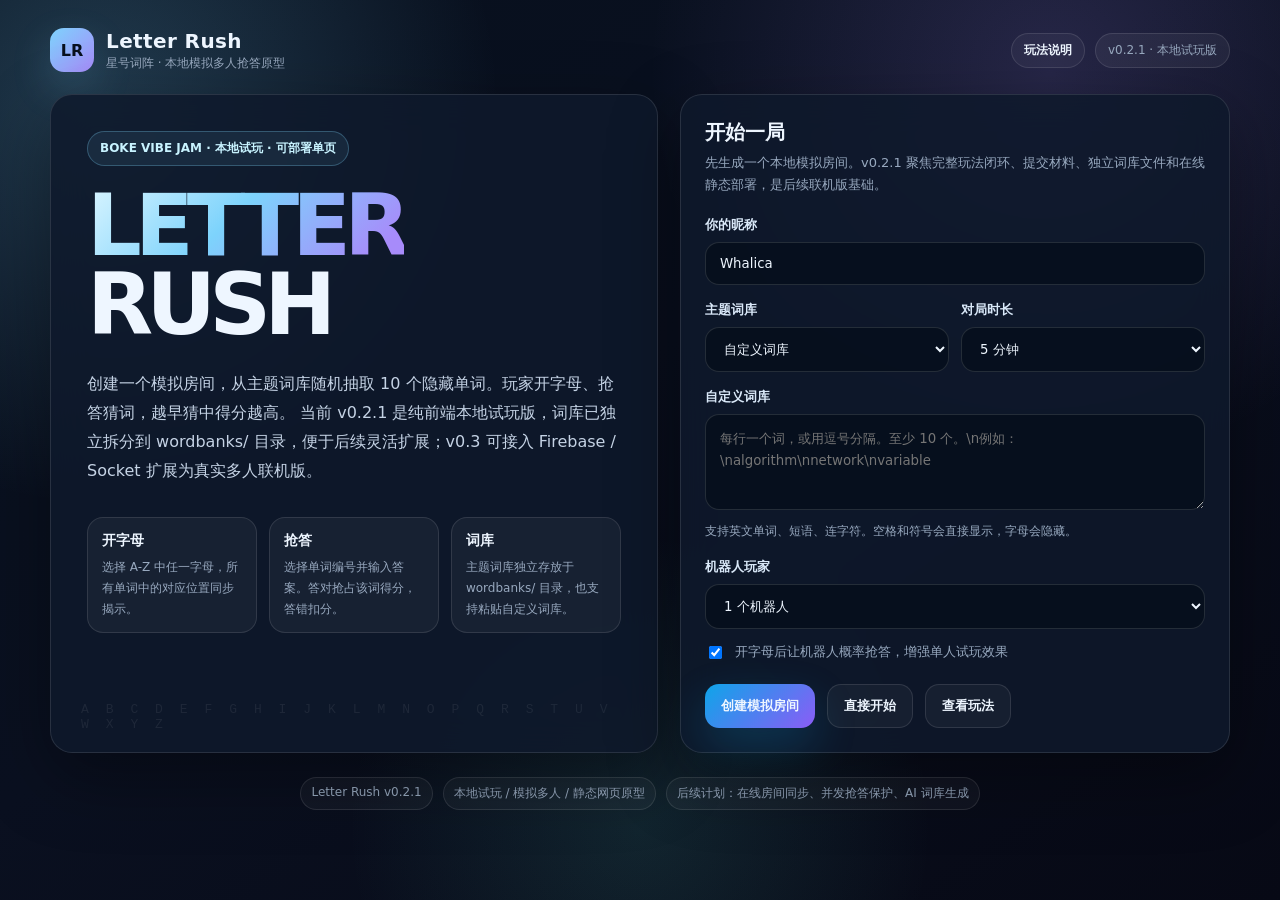
<file: index.html>
<!doctype html>
<html lang="zh-CN">
<head>
  <meta charset="UTF-8" />
  <meta name="viewport" content="width=device-width, initial-scale=1.0" />
  <title>Letter Rush：星号词阵 | v0.2.1</title>
  <link rel="stylesheet" href="style.css" />
</head>
<body>
  <div class="page-shell">
    <header class="topbar">
      <div class="brand">
        <div class="logo">LR</div>
        <div>
          <div class="brand-title">Letter Rush</div>
          <div class="brand-subtitle">星号词阵 · 本地模拟多人抢答原型</div>
        </div>
      </div>
      <div class="topbar-actions">
        <button id="rulesTopBtn" class="btn-ghost btn-small" type="button">玩法说明</button>
        <div class="pill">v0.2.1 · 本地试玩版</div>
      </div>
    </header>

    <main>
      <section id="homeScreen" class="screen active">
        <div class="hero-grid">
          <div class="card hero-card">
            <div class="kicker">BOKE VIBE JAM · 本地试玩 · 可部署单页</div>
            <h1><span class="gradient-text">LETTER</span><br />RUSH</h1>
            <p class="hero-desc">
              创建一个模拟房间，从主题词库随机抽取 10 个隐藏单词。玩家开字母、抢答猜词，越早猜中得分越高。
              当前 v0.2.1 是纯前端本地试玩版，词库已独立拆分到 wordbanks/ 目录，便于后续灵活扩展；v0.3 可接入 Firebase / Socket 扩展为真实多人联机版。
            </p>
            <div class="feature-row">
              <div class="feature"><b>开字母</b><span>选择 A-Z 中任一字母，所有单词中的对应位置同步揭示。</span></div>
              <div class="feature"><b>抢答</b><span>选择单词编号并输入答案。答对抢占该词得分，答错扣分。</span></div>
              <div class="feature"><b>词库</b><span>主题词库独立存放于 wordbanks/ 目录，也支持粘贴自定义词库。</span></div>
            </div>
          </div>

          <div class="card setup-card">
            <h2 class="section-title">开始一局</h2>
            <p class="section-desc">先生成一个本地模拟房间。v0.2.1 聚焦完整玩法闭环、提交材料、独立词库文件和在线静态部署，是后续联机版基础。</p>

            <label for="nicknameInput">你的昵称</label>
            <input id="nicknameInput" maxlength="16" placeholder="例如 Whalica" value="Whalica" />

            <div class="form-row">
              <div>
                <label for="themeSelect">主题词库</label>
                <select id="themeSelect">
                  <option value="custom">自定义词库</option>
                </select>
              </div>
              <div>
                <label for="roundTimeSelect">对局时长</label>
                <select id="roundTimeSelect">
                  <option value="180">3 分钟</option>
                  <option value="300" selected>5 分钟</option>
                  <option value="600">10 分钟</option>
                  <option value="0">不限时</option>
                </select>
              </div>
            </div>

            <div id="customWordsPanel" class="hidden">
              <label for="customWordsInput">自定义词库</label>
              <textarea id="customWordsInput" placeholder="每行一个词，或用逗号分隔。至少 10 个。\n例如：\nalgorithm\nnetwork\nvariable"></textarea>
              <div class="hint">支持英文单词、短语、连字符。空格和符号会直接显示，字母会隐藏。</div>
            </div>

            <label for="botCountSelect">机器人玩家</label>
            <select id="botCountSelect">
              <option value="0">不添加</option>
              <option value="1" selected>1 个机器人</option>
              <option value="2">2 个机器人</option>
              <option value="3">3 个机器人</option>
            </select>

            <div class="checkbox-row">
              <input id="autoBotCheck" type="checkbox" checked />
              <span>开字母后让机器人概率抢答，增强单人试玩效果</span>
            </div>

            <div id="homeAlert" class="alert"></div>

            <div class="btn-row">
              <button id="createRoomBtn" class="btn-primary">创建模拟房间</button>
              <button id="quickStartBtn" class="btn-ghost">直接开始</button>
              <button id="rulesBtn" class="btn-ghost" type="button">查看玩法</button>
            </div>
          </div>
        </div>
      </section>

      <section id="lobbyScreen" class="screen">
        <div class="lobby-grid">
          <div class="card lobby-card">
            <h2 class="section-title">等待房间</h2>
            <p class="section-desc">当前是本地模拟房间。真实联机版可以把此处替换为 Firebase 房间同步。</p>
            <div id="roomCode" class="room-code">----</div>
            <div class="btn-row">
              <button id="copyRoomBtn" class="btn-ghost">复制房间号</button>
              <button id="backHomeBtn" class="btn-ghost">返回首页</button>
            </div>
            <p class="hint">说明：本 MVP 不连接服务器，房间号用于展示完整交互流程。</p>
          </div>

          <div class="card lobby-card">
            <h2 class="section-title">玩家列表</h2>
            <p class="section-desc">可添加本地玩家，模拟多人轮流操作。排行榜和日志会按玩家记录。</p>
            <div id="lobbyPlayers" class="players-list"></div>

            <div class="form-row" style="margin-top: 16px;">
              <input id="addPlayerInput" maxlength="16" placeholder="添加本地玩家昵称" />
              <button id="addPlayerBtn" class="btn-good">添加玩家</button>
            </div>
            <div id="lobbyAlert" class="alert"></div>
            <div class="btn-row">
              <button id="startGameBtn" class="btn-primary">开始游戏</button>
            </div>
          </div>
        </div>
      </section>

      <section id="gameScreen" class="screen">
        <div class="game-layout">
          <div class="card game-card">
            <div class="game-head">
              <div class="stat">
                <div id="statRoom" class="stat-value">----</div>
                <div class="stat-label">房间号</div>
              </div>
              <div class="stat">
                <div id="statScore" class="stat-value">26</div>
                <div class="stat-label">当前答对分</div>
              </div>
              <div class="stat">
                <div id="statLetters" class="stat-value">0</div>
                <div class="stat-label">已开字母</div>
              </div>
              <div class="stat">
                <div id="statTimer" class="stat-value">--:--</div>
                <div class="stat-label">剩余时间</div>
              </div>
            </div>

            <div class="form-row" style="margin-bottom: 16px;">
              <div>
                <label for="activePlayerSelect" style="margin-top:0;">当前操作玩家</label>
                <select id="activePlayerSelect"></select>
              </div>
              <div>
                <label style="margin-top:0;">已开字母</label>
                <div id="revealedLettersText" class="tag">暂无</div>
              </div>
            </div>

            <h2 class="section-title">词阵</h2>
            <p class="section-desc">点击某个词卡可选中抢答目标。已猜中的单词会锁定，不再重复得分。</p>
            <div id="wordGrid" class="word-grid"></div>

            <div id="lettersPanel" class="letters"></div>

            <div class="guess-box">
              <h3 class="section-title" style="font-size:16px;">抢答</h3>
              <div class="inline-fields">
                <div>
                  <label for="guessWordSelect">单词编号</label>
                  <select id="guessWordSelect"></select>
                </div>
                <div>
                  <label for="guessInput">答案</label>
                  <input id="guessInput" placeholder="输入完整答案，不区分大小写" />
                </div>
              </div>
              <div id="gameAlert" class="alert"></div>
              <div class="btn-row">
                <button id="submitGuessBtn" class="btn-primary">提交抢答</button>
                <button id="finishGameBtn" class="btn-danger">结束本局</button>
              </div>
            </div>
          </div>

          <aside class="side-stack">
            <div class="card side-card">
              <h2 class="section-title">排行榜</h2>
              <p class="section-desc">答对越早，分数越高；猜错扣 1 分。</p>
              <div id="rankingList" class="ranking-list"></div>
            </div>
            <div class="card side-card">
              <h2 class="section-title">操作日志</h2>
              <div id="logList" class="log-list"></div>
            </div>
          </aside>
        </div>
      </section>

      <section id="resultScreen" class="screen">
        <div class="result-layout">
          <div class="card result-card">
            <div class="winner-box">
              <div class="tag good">游戏结束</div>
              <p class="small-muted" style="margin:18px 0 8px;">本局冠军</p>
              <div id="winnerName" class="winner-name gradient-text">-</div>
            </div>
            <h2 class="section-title">最终排名</h2>
            <div id="finalRanking" class="ranking-list"></div>
            <div class="btn-row">
              <button id="restartBtn" class="btn-primary">再来一局</button>
              <button id="resultHomeBtn" class="btn-ghost">返回首页</button>
            </div>
          </div>

          <div class="card result-card">
            <h2 class="section-title">完整答案</h2>
            <p class="section-desc">用于结算复盘。后续联机版可增加历史战绩和分享图。</p>
            <div id="answersList" class="answers-list"></div>
          </div>
        </div>
      </section>
    </main>

    <footer class="project-footer">
      <span>Letter Rush v0.2.1</span>
      <span>本地试玩 / 模拟多人 / 静态网页原型</span>
      <span>后续计划：在线房间同步、并发抢答保护、AI 词库生成</span>
    </footer>
  </div>


  <div id="rulesModal" class="modal hidden" role="dialog" aria-modal="true" aria-labelledby="rulesTitle">
    <div class="modal-card">
      <div class="modal-head">
        <div>
          <h2 id="rulesTitle" class="section-title">玩法说明</h2>
          <p class="section-desc">v0.2.1 为本地试玩版，支持本地模拟多人、机器人玩家和独立词库文件。</p>
        </div>
        <button id="closeRulesBtn" class="btn-ghost btn-small" type="button">关闭</button>
      </div>
      <ol class="rules-list">
        <li>每局从所选主题词库文件中随机抽取 10 个单词或短语，初始字母显示为星号。</li>
        <li>点击 A-Z 字母后，所有未猜中单词中的对应位置会同步揭示。</li>
        <li>玩家可以随时选择某个单词编号并提交完整答案进行抢答。</li>
        <li>答对得分为 <code>max(1, 26 - 已开字母数量)</code>，越早答对收益越高。</li>
        <li>答错扣 1 分；已猜中的单词会锁定，不会重复得分。</li>
        <li>所有单词被猜出、倒计时结束或玩家手动结束后进入结算页。</li>
      </ol>
      <div class="version-note">
        当前房间号用于展示完整交互流程，不连接真实服务器。真实在线联机将在 v0.3 通过 Firebase / WebSocket 扩展。
      </div>
    </div>
  </div>

  <script src="wordbanks/programming.js"></script>
  <script src="wordbanks/cet4.js"></script>
  <script src="wordbanks/campus.js"></script>
  <script src="wordbanks/games.js"></script>
  <script src="wordbanks/competitive_programming.js"></script>
  <script src="main.js"></script>
</body>
</html>
</file>
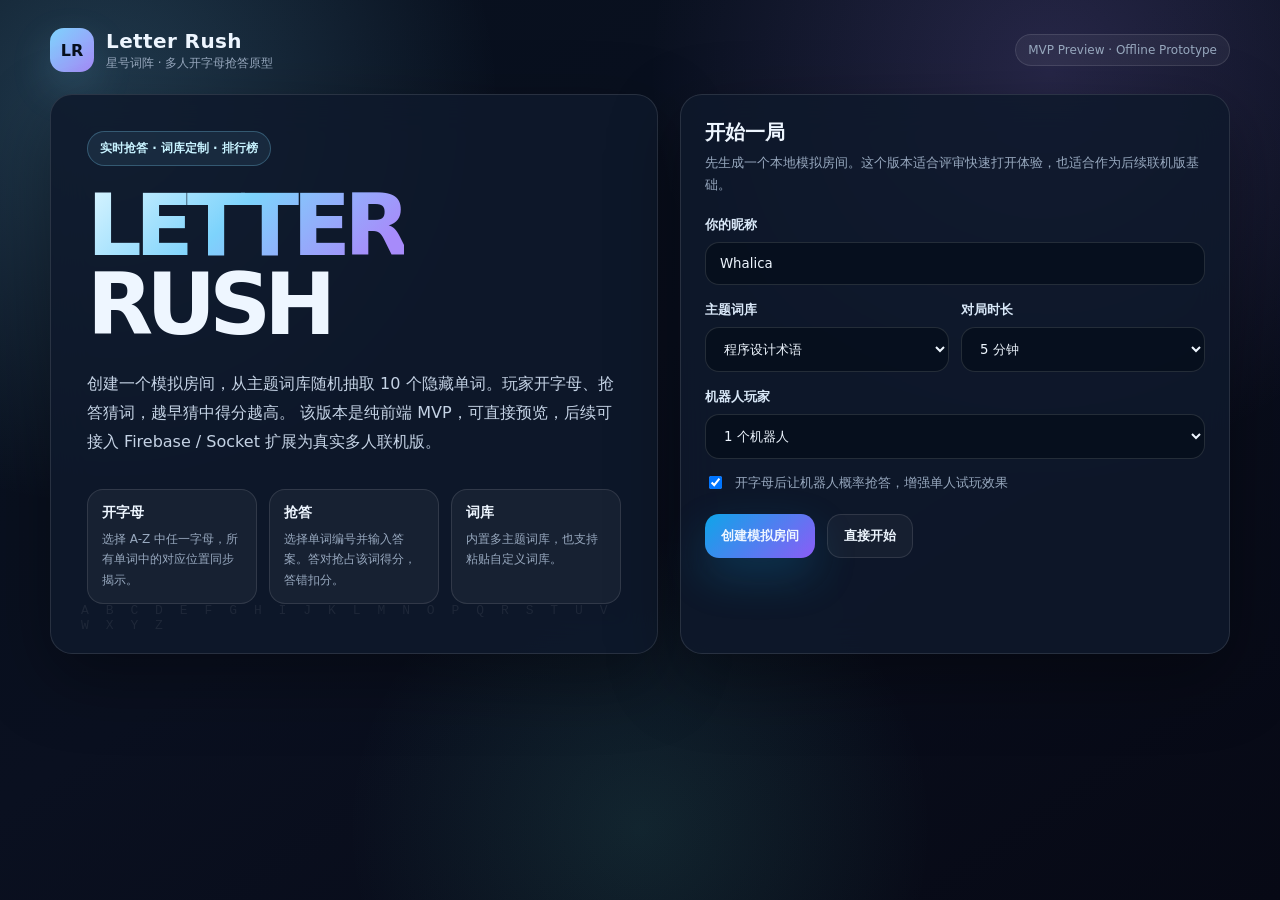
<file: index.v0.1.backup.html>
<!doctype html>
<html lang="zh-CN">
<head>
  <meta charset="UTF-8" />
  <meta name="viewport" content="width=device-width, initial-scale=1.0" />
  <title>Letter Rush：星号词阵</title>
  <style>
    :root {
      --bg: #08111f;
      --panel: rgba(14, 25, 44, 0.86);
      --panel-2: rgba(20, 35, 62, 0.88);
      --text: #eef6ff;
      --muted: #98a9bf;
      --line: rgba(255, 255, 255, 0.11);
      --brand: #7dd3fc;
      --brand-2: #a78bfa;
      --good: #5eead4;
      --warn: #facc15;
      --bad: #fb7185;
      --shadow: 0 24px 70px rgba(0, 0, 0, 0.36);
      --radius: 22px;
      --mono: ui-monospace, SFMono-Regular, Menlo, Monaco, Consolas, "Liberation Mono", monospace;
      --sans: Inter, ui-sans-serif, system-ui, -apple-system, BlinkMacSystemFont, "Segoe UI", sans-serif;
    }

    * { box-sizing: border-box; }

    body {
      margin: 0;
      min-height: 100vh;
      font-family: var(--sans);
      color: var(--text);
      background:
        radial-gradient(circle at 8% 12%, rgba(125, 211, 252, 0.22), transparent 28%),
        radial-gradient(circle at 82% 8%, rgba(167, 139, 250, 0.18), transparent 30%),
        radial-gradient(circle at 50% 92%, rgba(94, 234, 212, 0.11), transparent 28%),
        linear-gradient(145deg, #07101d 0%, #0a1020 45%, #070915 100%);
      overflow-x: hidden;
    }

    .page-shell {
      width: min(1180px, calc(100vw - 32px));
      margin: 0 auto;
      padding: 28px 0 44px;
    }

    .topbar {
      display: flex;
      justify-content: space-between;
      align-items: center;
      gap: 16px;
      margin-bottom: 22px;
    }

    .brand {
      display: flex;
      align-items: center;
      gap: 12px;
      user-select: none;
    }

    .logo {
      width: 44px;
      height: 44px;
      border-radius: 14px;
      display: grid;
      place-items: center;
      font-weight: 900;
      color: #08111f;
      background: linear-gradient(135deg, var(--brand), var(--brand-2));
      box-shadow: 0 16px 40px rgba(125, 211, 252, 0.18);
    }

    .brand-title {
      font-size: 20px;
      font-weight: 900;
      letter-spacing: 0.02em;
    }

    .brand-subtitle {
      margin-top: 2px;
      font-size: 12px;
      color: var(--muted);
    }

    .pill {
      border: 1px solid var(--line);
      background: rgba(255, 255, 255, 0.05);
      border-radius: 999px;
      padding: 8px 12px;
      color: var(--muted);
      font-size: 12px;
      white-space: nowrap;
    }

    .screen { display: none; }
    .screen.active { display: block; }

    .hero-grid {
      display: grid;
      grid-template-columns: 1.05fr 0.95fr;
      gap: 22px;
      align-items: stretch;
    }

    .card {
      border: 1px solid var(--line);
      background: var(--panel);
      border-radius: var(--radius);
      box-shadow: var(--shadow);
      backdrop-filter: blur(18px);
    }

    .hero-card {
      padding: 36px;
      min-height: 560px;
      position: relative;
      overflow: hidden;
    }

    .hero-card::after {
      content: "A B C D E F G H I J K L M N O P Q R S T U V W X Y Z";
      position: absolute;
      left: 30px;
      right: 30px;
      bottom: 20px;
      font-family: var(--mono);
      font-size: 13px;
      letter-spacing: 0.35em;
      color: rgba(255, 255, 255, 0.07);
      pointer-events: none;
    }

    .kicker {
      display: inline-flex;
      align-items: center;
      gap: 8px;
      border: 1px solid rgba(125, 211, 252, 0.28);
      background: rgba(125, 211, 252, 0.08);
      color: #c8f3ff;
      padding: 8px 12px;
      border-radius: 999px;
      font-size: 12px;
      font-weight: 700;
      margin-bottom: 20px;
    }

    h1 {
      margin: 0;
      font-size: clamp(40px, 7vw, 86px);
      line-height: 0.92;
      letter-spacing: -0.08em;
    }

    .gradient-text {
      background: linear-gradient(135deg, #e0f7ff, #7dd3fc 45%, #a78bfa 88%);
      -webkit-background-clip: text;
      background-clip: text;
      color: transparent;
    }

    .hero-desc {
      margin: 26px 0 0;
      max-width: 680px;
      color: #c5d3e5;
      line-height: 1.8;
      font-size: 16px;
    }

    .feature-row {
      display: grid;
      grid-template-columns: repeat(3, 1fr);
      gap: 12px;
      margin-top: 32px;
      max-width: 760px;
    }

    .feature {
      padding: 14px;
      border-radius: 16px;
      border: 1px solid var(--line);
      background: rgba(255, 255, 255, 0.045);
    }

    .feature b {
      display: block;
      margin-bottom: 6px;
      font-size: 14px;
    }

    .feature span {
      color: var(--muted);
      font-size: 12px;
      line-height: 1.55;
    }

    .setup-card {
      padding: 24px;
      min-height: 560px;
    }

    .section-title {
      margin: 0 0 6px;
      font-size: 20px;
      font-weight: 900;
    }

    .section-desc {
      margin: 0 0 20px;
      color: var(--muted);
      font-size: 13px;
      line-height: 1.7;
    }

    label {
      display: block;
      margin: 16px 0 8px;
      color: #d9e8f8;
      font-size: 13px;
      font-weight: 800;
    }

    input, select, textarea {
      width: 100%;
      border: 1px solid rgba(255, 255, 255, 0.12);
      border-radius: 14px;
      background: rgba(7, 15, 28, 0.84);
      color: var(--text);
      padding: 13px 14px;
      outline: none;
      font-family: inherit;
      transition: border 0.2s, box-shadow 0.2s, background 0.2s;
    }

    textarea {
      resize: vertical;
      min-height: 96px;
      line-height: 1.6;
    }

    input:focus, select:focus, textarea:focus {
      border-color: rgba(125, 211, 252, 0.72);
      box-shadow: 0 0 0 4px rgba(125, 211, 252, 0.12);
    }

    .form-row {
      display: grid;
      grid-template-columns: 1fr 1fr;
      gap: 12px;
    }

    .checkbox-row {
      display: flex;
      gap: 10px;
      align-items: center;
      margin-top: 14px;
      color: var(--muted);
      font-size: 13px;
    }

    .checkbox-row input { width: auto; }

    .btn-row {
      display: flex;
      gap: 12px;
      flex-wrap: wrap;
      margin-top: 22px;
    }

    button {
      border: 0;
      border-radius: 14px;
      padding: 12px 16px;
      color: var(--text);
      background: rgba(255, 255, 255, 0.08);
      font-family: inherit;
      font-weight: 850;
      cursor: pointer;
      transition: transform 0.16s, box-shadow 0.16s, background 0.16s, opacity 0.16s;
    }

    button:hover:not(:disabled) {
      transform: translateY(-1px);
      background: rgba(255, 255, 255, 0.12);
    }

    button:disabled {
      opacity: 0.42;
      cursor: not-allowed;
    }

    .btn-primary {
      background: linear-gradient(135deg, #0ea5e9, #8b5cf6);
      box-shadow: 0 18px 44px rgba(14, 165, 233, 0.22);
    }

    .btn-primary:hover:not(:disabled) {
      background: linear-gradient(135deg, #38bdf8, #a78bfa);
    }

    .btn-danger { background: rgba(251, 113, 133, 0.16); color: #fecdd3; }
    .btn-good { background: rgba(94, 234, 212, 0.14); color: #ccfbf1; }
    .btn-ghost { border: 1px solid var(--line); background: rgba(255, 255, 255, 0.04); }

    .hint {
      color: var(--muted);
      font-size: 12px;
      line-height: 1.65;
      margin-top: 8px;
    }

    .alert {
      margin-top: 14px;
      display: none;
      border: 1px solid rgba(251, 113, 133, 0.28);
      background: rgba(251, 113, 133, 0.09);
      color: #fecdd3;
      border-radius: 14px;
      padding: 12px 14px;
      line-height: 1.6;
      font-size: 13px;
    }

    .alert.show { display: block; }

    .lobby-grid {
      display: grid;
      grid-template-columns: 0.92fr 1.08fr;
      gap: 22px;
    }

    .lobby-card, .game-card, .side-card, .result-card {
      padding: 24px;
    }

    .room-code {
      margin: 20px 0;
      padding: 24px;
      border-radius: 20px;
      border: 1px solid rgba(125, 211, 252, 0.28);
      background: rgba(125, 211, 252, 0.08);
      font-family: var(--mono);
      font-size: clamp(34px, 6vw, 64px);
      font-weight: 900;
      letter-spacing: 0.12em;
      text-align: center;
    }

    .players-list, .ranking-list, .log-list, .answers-list {
      display: flex;
      flex-direction: column;
      gap: 10px;
    }

    .player-item, .rank-item, .log-item, .answer-item {
      border: 1px solid var(--line);
      background: rgba(255, 255, 255, 0.045);
      border-radius: 16px;
      padding: 12px 14px;
      display: flex;
      align-items: center;
      justify-content: space-between;
      gap: 12px;
    }

    .avatar {
      width: 34px;
      height: 34px;
      border-radius: 12px;
      display: grid;
      place-items: center;
      font-weight: 900;
      color: #07101d;
      background: linear-gradient(135deg, var(--brand), var(--good));
      flex: 0 0 auto;
    }

    .player-main, .rank-main {
      display: flex;
      align-items: center;
      gap: 10px;
      min-width: 0;
    }

    .player-name, .rank-name {
      font-weight: 850;
      overflow: hidden;
      text-overflow: ellipsis;
      white-space: nowrap;
    }

    .tag {
      display: inline-flex;
      align-items: center;
      gap: 6px;
      border-radius: 999px;
      padding: 5px 9px;
      background: rgba(255, 255, 255, 0.06);
      color: var(--muted);
      font-size: 11px;
      font-weight: 800;
      white-space: nowrap;
    }

    .tag.good { color: #ccfbf1; background: rgba(94, 234, 212, 0.12); }
    .tag.warn { color: #fef3c7; background: rgba(250, 204, 21, 0.12); }
    .tag.bad { color: #fecdd3; background: rgba(251, 113, 133, 0.12); }

    .game-layout {
      display: grid;
      grid-template-columns: 1fr 330px;
      gap: 18px;
      align-items: start;
    }

    .game-head {
      display: grid;
      grid-template-columns: repeat(4, 1fr);
      gap: 10px;
      margin-bottom: 16px;
    }

    .stat {
      padding: 14px;
      border: 1px solid var(--line);
      border-radius: 16px;
      background: rgba(255, 255, 255, 0.045);
    }

    .stat-value {
      font-family: var(--mono);
      font-size: 21px;
      font-weight: 900;
    }

    .stat-label {
      margin-top: 4px;
      color: var(--muted);
      font-size: 12px;
    }

    .word-grid {
      display: grid;
      grid-template-columns: repeat(2, minmax(0, 1fr));
      gap: 12px;
    }

    .word-card {
      border: 1px solid var(--line);
      background: rgba(255, 255, 255, 0.045);
      border-radius: 18px;
      padding: 14px;
      position: relative;
      min-height: 108px;
      transition: border 0.16s, background 0.16s, transform 0.16s;
    }

    .word-card:hover {
      transform: translateY(-1px);
      background: rgba(255, 255, 255, 0.065);
    }

    .word-card.selected {
      border-color: rgba(125, 211, 252, 0.7);
      box-shadow: 0 0 0 4px rgba(125, 211, 252, 0.08);
    }

    .word-card.guessed {
      border-color: rgba(94, 234, 212, 0.38);
      background: rgba(94, 234, 212, 0.08);
    }

    .word-index {
      color: var(--muted);
      font-size: 12px;
      font-weight: 800;
      margin-bottom: 10px;
    }

    .masked-word {
      font-family: var(--mono);
      font-size: clamp(20px, 3.3vw, 32px);
      line-height: 1.2;
      letter-spacing: 0.08em;
      word-break: break-word;
      font-weight: 900;
    }

    .word-meta {
      margin-top: 12px;
      display: flex;
      justify-content: space-between;
      gap: 8px;
      align-items: center;
      color: var(--muted);
      font-size: 12px;
    }

    .letters {
      display: grid;
      grid-template-columns: repeat(13, 1fr);
      gap: 8px;
      margin-top: 16px;
    }

    .letter-btn {
      font-family: var(--mono);
      padding: 12px 0;
      border: 1px solid var(--line);
      background: rgba(255, 255, 255, 0.05);
    }

    .letter-btn.revealed {
      background: rgba(125, 211, 252, 0.15);
      color: #bae6fd;
      border-color: rgba(125, 211, 252, 0.24);
    }

    .guess-box {
      margin-top: 16px;
      padding: 16px;
      border: 1px solid var(--line);
      border-radius: 18px;
      background: rgba(255, 255, 255, 0.04);
    }

    .inline-fields {
      display: grid;
      grid-template-columns: 110px 1fr;
      gap: 10px;
      align-items: end;
    }

    .log-list {
      max-height: 310px;
      overflow: auto;
      padding-right: 4px;
    }

    .log-item {
      display: block;
      color: #c9d8e8;
      line-height: 1.55;
      font-size: 12px;
    }

    .rank-score {
      font-family: var(--mono);
      font-size: 19px;
      font-weight: 900;
      color: #cffafe;
    }

    .side-stack {
      display: flex;
      flex-direction: column;
      gap: 18px;
    }

    .result-layout {
      display: grid;
      grid-template-columns: 0.95fr 1.05fr;
      gap: 22px;
    }

    .winner-box {
      padding: 24px;
      border-radius: 20px;
      background: linear-gradient(135deg, rgba(14, 165, 233, 0.18), rgba(139, 92, 246, 0.16));
      border: 1px solid rgba(125, 211, 252, 0.26);
      margin-bottom: 18px;
    }

    .winner-name {
      font-size: clamp(30px, 5vw, 56px);
      line-height: 1;
      font-weight: 950;
      letter-spacing: -0.05em;
    }

    .answer-item {
      align-items: flex-start;
    }

    .answer-word {
      font-family: var(--mono);
      font-weight: 900;
      color: #e0f2fe;
    }

    .small-muted { color: var(--muted); font-size: 12px; line-height: 1.55; }
    .hidden { display: none !important; }

    @media (max-width: 960px) {
      .hero-grid, .lobby-grid, .game-layout, .result-layout {
        grid-template-columns: 1fr;
      }
      .game-head { grid-template-columns: repeat(2, 1fr); }
      .word-grid { grid-template-columns: 1fr; }
    }

    @media (max-width: 620px) {
      .page-shell { width: min(100vw - 20px, 1180px); padding-top: 16px; }
      .topbar { align-items: flex-start; }
      .hero-card, .setup-card, .lobby-card, .game-card, .side-card, .result-card { padding: 18px; }
      .feature-row, .form-row, .inline-fields { grid-template-columns: 1fr; }
      .letters { grid-template-columns: repeat(7, 1fr); }
      .pill { display: none; }
    }
  </style>
</head>
<body>
  <div class="page-shell">
    <header class="topbar">
      <div class="brand">
        <div class="logo">LR</div>
        <div>
          <div class="brand-title">Letter Rush</div>
          <div class="brand-subtitle">星号词阵 · 多人开字母抢答原型</div>
        </div>
      </div>
      <div class="pill">MVP Preview · Offline Prototype</div>
    </header>

    <main>
      <section id="homeScreen" class="screen active">
        <div class="hero-grid">
          <div class="card hero-card">
            <div class="kicker">实时抢答 · 词库定制 · 排行榜</div>
            <h1><span class="gradient-text">LETTER</span><br />RUSH</h1>
            <p class="hero-desc">
              创建一个模拟房间，从主题词库随机抽取 10 个隐藏单词。玩家开字母、抢答猜词，越早猜中得分越高。
              该版本是纯前端 MVP，可直接预览，后续可接入 Firebase / Socket 扩展为真实多人联机版。
            </p>
            <div class="feature-row">
              <div class="feature"><b>开字母</b><span>选择 A-Z 中任一字母，所有单词中的对应位置同步揭示。</span></div>
              <div class="feature"><b>抢答</b><span>选择单词编号并输入答案。答对抢占该词得分，答错扣分。</span></div>
              <div class="feature"><b>词库</b><span>内置多主题词库，也支持粘贴自定义词库。</span></div>
            </div>
          </div>

          <div class="card setup-card">
            <h2 class="section-title">开始一局</h2>
            <p class="section-desc">先生成一个本地模拟房间。这个版本适合评审快速打开体验，也适合作为后续联机版基础。</p>

            <label for="nicknameInput">你的昵称</label>
            <input id="nicknameInput" maxlength="16" placeholder="例如 Whalica" value="Whalica" />

            <div class="form-row">
              <div>
                <label for="themeSelect">主题词库</label>
                <select id="themeSelect">
                  <option value="programming">程序设计术语</option>
                  <option value="cet4">CET4 高频词</option>
                  <option value="campus">校园生活</option>
                  <option value="games">游戏与动漫</option>
                  <option value="custom">自定义词库</option>
                </select>
              </div>
              <div>
                <label for="roundTimeSelect">对局时长</label>
                <select id="roundTimeSelect">
                  <option value="180">3 分钟</option>
                  <option value="300" selected>5 分钟</option>
                  <option value="600">10 分钟</option>
                  <option value="0">不限时</option>
                </select>
              </div>
            </div>

            <div id="customWordsPanel" class="hidden">
              <label for="customWordsInput">自定义词库</label>
              <textarea id="customWordsInput" placeholder="每行一个词，或用逗号分隔。至少 10 个。\n例如：\nalgorithm\nnetwork\nvariable"></textarea>
              <div class="hint">支持英文单词、短语、连字符。空格和符号会直接显示，字母会隐藏。</div>
            </div>

            <label for="botCountSelect">机器人玩家</label>
            <select id="botCountSelect">
              <option value="0">不添加</option>
              <option value="1" selected>1 个机器人</option>
              <option value="2">2 个机器人</option>
              <option value="3">3 个机器人</option>
            </select>

            <div class="checkbox-row">
              <input id="autoBotCheck" type="checkbox" checked />
              <span>开字母后让机器人概率抢答，增强单人试玩效果</span>
            </div>

            <div id="homeAlert" class="alert"></div>

            <div class="btn-row">
              <button id="createRoomBtn" class="btn-primary">创建模拟房间</button>
              <button id="quickStartBtn" class="btn-ghost">直接开始</button>
            </div>
          </div>
        </div>
      </section>

      <section id="lobbyScreen" class="screen">
        <div class="lobby-grid">
          <div class="card lobby-card">
            <h2 class="section-title">等待房间</h2>
            <p class="section-desc">当前是本地模拟房间。真实联机版可以把此处替换为 Firebase 房间同步。</p>
            <div id="roomCode" class="room-code">----</div>
            <div class="btn-row">
              <button id="copyRoomBtn" class="btn-ghost">复制房间号</button>
              <button id="backHomeBtn" class="btn-ghost">返回首页</button>
            </div>
            <p class="hint">说明：本 MVP 不连接服务器，房间号用于展示完整交互流程。</p>
          </div>

          <div class="card lobby-card">
            <h2 class="section-title">玩家列表</h2>
            <p class="section-desc">可添加本地玩家，模拟多人轮流操作。排行榜和日志会按玩家记录。</p>
            <div id="lobbyPlayers" class="players-list"></div>

            <div class="form-row" style="margin-top: 16px;">
              <input id="addPlayerInput" maxlength="16" placeholder="添加本地玩家昵称" />
              <button id="addPlayerBtn" class="btn-good">添加玩家</button>
            </div>
            <div id="lobbyAlert" class="alert"></div>
            <div class="btn-row">
              <button id="startGameBtn" class="btn-primary">开始游戏</button>
            </div>
          </div>
        </div>
      </section>

      <section id="gameScreen" class="screen">
        <div class="game-layout">
          <div class="card game-card">
            <div class="game-head">
              <div class="stat">
                <div id="statRoom" class="stat-value">----</div>
                <div class="stat-label">房间号</div>
              </div>
              <div class="stat">
                <div id="statScore" class="stat-value">26</div>
                <div class="stat-label">当前答对分</div>
              </div>
              <div class="stat">
                <div id="statLetters" class="stat-value">0</div>
                <div class="stat-label">已开字母</div>
              </div>
              <div class="stat">
                <div id="statTimer" class="stat-value">--:--</div>
                <div class="stat-label">剩余时间</div>
              </div>
            </div>

            <div class="form-row" style="margin-bottom: 16px;">
              <div>
                <label for="activePlayerSelect" style="margin-top:0;">当前操作玩家</label>
                <select id="activePlayerSelect"></select>
              </div>
              <div>
                <label style="margin-top:0;">已开字母</label>
                <div id="revealedLettersText" class="tag">暂无</div>
              </div>
            </div>

            <h2 class="section-title">词阵</h2>
            <p class="section-desc">点击某个词卡可选中抢答目标。已猜中的单词会锁定，不再重复得分。</p>
            <div id="wordGrid" class="word-grid"></div>

            <div id="lettersPanel" class="letters"></div>

            <div class="guess-box">
              <h3 class="section-title" style="font-size:16px;">抢答</h3>
              <div class="inline-fields">
                <div>
                  <label for="guessWordSelect">单词编号</label>
                  <select id="guessWordSelect"></select>
                </div>
                <div>
                  <label for="guessInput">答案</label>
                  <input id="guessInput" placeholder="输入完整答案，不区分大小写" />
                </div>
              </div>
              <div id="gameAlert" class="alert"></div>
              <div class="btn-row">
                <button id="submitGuessBtn" class="btn-primary">提交抢答</button>
                <button id="finishGameBtn" class="btn-danger">结束本局</button>
              </div>
            </div>
          </div>

          <aside class="side-stack">
            <div class="card side-card">
              <h2 class="section-title">排行榜</h2>
              <p class="section-desc">答对越早，分数越高；猜错扣 1 分。</p>
              <div id="rankingList" class="ranking-list"></div>
            </div>
            <div class="card side-card">
              <h2 class="section-title">操作日志</h2>
              <div id="logList" class="log-list"></div>
            </div>
          </aside>
        </div>
      </section>

      <section id="resultScreen" class="screen">
        <div class="result-layout">
          <div class="card result-card">
            <div class="winner-box">
              <div class="tag good">游戏结束</div>
              <p class="small-muted" style="margin:18px 0 8px;">本局冠军</p>
              <div id="winnerName" class="winner-name gradient-text">-</div>
            </div>
            <h2 class="section-title">最终排名</h2>
            <div id="finalRanking" class="ranking-list"></div>
            <div class="btn-row">
              <button id="restartBtn" class="btn-primary">再来一局</button>
              <button id="resultHomeBtn" class="btn-ghost">返回首页</button>
            </div>
          </div>

          <div class="card result-card">
            <h2 class="section-title">完整答案</h2>
            <p class="section-desc">用于结算复盘。后续联机版可增加历史战绩和分享图。</p>
            <div id="answersList" class="answers-list"></div>
          </div>
        </div>
      </section>
    </main>
  </div>

  <script>
    const dictionaries = {
      programming: [
        'algorithm', 'binary search', 'segment tree', 'priority queue', 'recursion', 'dynamic programming',
        'variable', 'compiler', 'function', 'pointer', 'database', 'network', 'frontend', 'backend',
        'container', 'hash table', 'graph theory', 'iteration', 'debugging', 'asynchronous', 'interface',
        'middleware', 'transaction', 'repository', 'deployment', 'authentication'
      ],
      cet4: [
        'achieve', 'benefit', 'challenge', 'develop', 'efficient', 'frequent', 'graduate', 'hesitate',
        'improve', 'journey', 'knowledge', 'language', 'memory', 'necessary', 'opinion', 'practice',
        'quality', 'research', 'strategy', 'technology', 'university', 'valuable', 'wonderful', 'youth'
      ],
      campus: [
        'library', 'classroom', 'dormitory', 'cafeteria', 'laboratory', 'scholarship', 'competition',
        'association', 'volunteer', 'presentation', 'examination', 'basketball', 'graduation', 'homework',
        'lecture hall', 'computer room', 'student card', 'campus map', 'midterm', 'final week'
      ],
      games: [
        'checkpoint', 'inventory', 'boss fight', 'side quest', 'achievement', 'multiplayer', 'character',
        'animation', 'soundtrack', 'strategy', 'combo', 'cooldown', 'dialogue', 'ranking', 'tournament',
        'controller', 'keyboard', 'adventure', 'story mode', 'open world', 'pixel art', 'level design'
      ]
    };

    const alphabet = 'ABCDEFGHIJKLMNOPQRSTUVWXYZ'.split('');
    const $ = (id) => document.getElementById(id);

    let state = null;
    let timerHandle = null;

    function escapeHTML(text) {
      return String(text)
        .replaceAll('&', '&amp;')
        .replaceAll('<', '&lt;')
        .replaceAll('>', '&gt;')
        .replaceAll('"', '&quot;')
        .replaceAll("'", '&#039;');
    }

    function normalizeAnswer(text) {
      return String(text).toUpperCase().replace(/[^A-Z0-9]/g, '');
    }

    function normalizeWord(text) {
      return String(text).trim().replace(/\s+/g, ' ');
    }

    function parseCustomWords(raw) {
      return raw
        .split(/[\n,，;；]+/)
        .map(normalizeWord)
        .filter(Boolean)
        .filter((word, index, arr) => arr.findIndex(x => x.toLowerCase() === word.toLowerCase()) === index);
    }

    function shuffle(array) {
      const a = [...array];
      for (let i = a.length - 1; i > 0; i--) {
        const j = Math.floor(Math.random() * (i + 1));
        [a[i], a[j]] = [a[j], a[i]];
      }
      return a;
    }

    function randomRoomCode() {
      const chars = 'ABCDEFGHJKLMNPQRSTUVWXYZ23456789';
      let code = '';
      for (let i = 0; i < 4; i++) code += chars[Math.floor(Math.random() * chars.length)];
      return code;
    }

    function makeId(prefix) {
      return prefix + '_' + Math.random().toString(36).slice(2, 9);
    }

    function showScreen(name) {
      ['homeScreen', 'lobbyScreen', 'gameScreen', 'resultScreen'].forEach(id => $(id).classList.remove('active'));
      $(name).classList.add('active');
    }

    function showAlert(id, message) {
      const el = $(id);
      if (!message) {
        el.classList.remove('show');
        el.textContent = '';
        return;
      }
      el.textContent = message;
      el.classList.add('show');
    }

    function getSelectedWords() {
      const theme = $('themeSelect').value;
      let words = [];
      if (theme === 'custom') {
        words = parseCustomWords($('customWordsInput').value);
        if (words.length < 10) {
          throw new Error('自定义词库至少需要 10 个词或短语。');
        }
      } else {
        words = dictionaries[theme] || dictionaries.programming;
      }
      return shuffle(words).slice(0, 10);
    }

    function createInitialState() {
      const nickname = normalizeWord($('nicknameInput').value) || 'Player';
      const pickedWords = getSelectedWords();
      const botCount = Number($('botCountSelect').value || 0);
      const players = [{ id: makeId('player'), name: nickname, score: 0, bot: false }];
      const botNames = ['Lexi Bot', 'Cipher Bot', 'Nova Bot'];
      for (let i = 0; i < botCount; i++) {
        players.push({ id: makeId('bot'), name: botNames[i] || ('Bot ' + (i + 1)), score: 0, bot: true });
      }
      return {
        roomCode: randomRoomCode(),
        status: 'lobby',
        theme: $('themeSelect').value,
        roundSeconds: Number($('roundTimeSelect').value || 0),
        timeLeft: Number($('roundTimeSelect').value || 0),
        autoBot: $('autoBotCheck').checked,
        players,
        activePlayerId: players[0].id,
        words: pickedWords.map((answer, index) => ({
          id: index,
          answer,
          guessed: false,
          guessedBy: null,
          revealedAtGuess: null
        })),
        revealedLetters: [],
        selectedWordId: 0,
        logs: []
      };
    }

    function addLog(message, type = 'info') {
      if (!state) return;
      const time = new Date().toLocaleTimeString('zh-CN', { hour12: false });
      state.logs.unshift({ message, type, time });
      state.logs = state.logs.slice(0, 80);
    }

    function currentScoreValue() {
      if (!state) return 26;
      return Math.max(1, 26 - state.revealedLetters.length);
    }

    function getPlayer(id) {
      return state.players.find(p => p.id === id);
    }

    function getActivePlayer() {
      return getPlayer(state.activePlayerId) || state.players[0];
    }

    function maskWord(answer) {
      const revealed = new Set(state.revealedLetters);
      return String(answer).toUpperCase().split('').map(ch => {
        if (/[A-Z]/.test(ch)) return revealed.has(ch) ? ch : '*';
        if (/[0-9]/.test(ch)) return ch;
        return ch;
      }).join('');
    }

    function revealRatio(answer) {
      const letters = String(answer).toUpperCase().split('').filter(ch => /[A-Z]/.test(ch));
      if (!letters.length) return 1;
      const revealed = new Set(state.revealedLetters);
      const cnt = letters.filter(ch => revealed.has(ch)).length;
      return cnt / letters.length;
    }

    function renderLobby() {
      $('roomCode').textContent = state.roomCode;
      $('lobbyPlayers').innerHTML = state.players.map(p => `
        <div class="player-item">
          <div class="player-main">
            <div class="avatar">${escapeHTML(p.name.slice(0, 1).toUpperCase())}</div>
            <div>
              <div class="player-name">${escapeHTML(p.name)}</div>
              <div class="small-muted">${p.bot ? '机器人玩家' : '本地玩家'}</div>
            </div>
          </div>
          <span class="tag ${p.bot ? 'warn' : 'good'}">${p.bot ? 'BOT' : 'HUMAN'}</span>
        </div>
      `).join('');
    }

    function renderGame() {
      $('statRoom').textContent = state.roomCode;
      $('statScore').textContent = currentScoreValue();
      $('statLetters').textContent = state.revealedLetters.length;
      $('statTimer').textContent = formatTime(state.timeLeft);
      $('revealedLettersText').textContent = state.revealedLetters.length ? state.revealedLetters.join(' ') : '暂无';

      $('activePlayerSelect').innerHTML = state.players
        .filter(p => !p.bot)
        .map(p => `<option value="${p.id}" ${p.id === state.activePlayerId ? 'selected' : ''}>${escapeHTML(p.name)}</option>`)
        .join('');

      $('wordGrid').innerHTML = state.words.map(w => {
        const selected = w.id === state.selectedWordId ? 'selected' : '';
        const guessed = w.guessed ? 'guessed' : '';
        const display = w.guessed ? String(w.answer).toUpperCase() : maskWord(w.answer);
        const guessedBy = w.guessedBy ? getPlayer(w.guessedBy)?.name || '未知玩家' : '未猜中';
        return `
          <div class="word-card ${selected} ${guessed}" data-word-id="${w.id}">
            <div class="word-index">#${w.id + 1}</div>
            <div class="masked-word">${escapeHTML(display)}</div>
            <div class="word-meta">
              <span>${w.guessed ? '答对者：' + escapeHTML(guessedBy) : '点击选择抢答'}</span>
              <span class="tag ${w.guessed ? 'good' : ''}">${w.guessed ? 'LOCKED' : Math.round(revealRatio(w.answer) * 100) + '%'}</span>
            </div>
          </div>
        `;
      }).join('');

      document.querySelectorAll('.word-card').forEach(card => {
        card.addEventListener('click', () => {
          state.selectedWordId = Number(card.dataset.wordId);
          $('guessWordSelect').value = String(state.selectedWordId);
          renderGame();
          $('guessInput').focus();
        });
      });

      $('lettersPanel').innerHTML = alphabet.map(letter => {
        const revealed = state.revealedLetters.includes(letter);
        return `<button class="letter-btn ${revealed ? 'revealed' : ''}" data-letter="${letter}" ${revealed ? 'disabled' : ''}>${letter}</button>`;
      }).join('');

      document.querySelectorAll('.letter-btn').forEach(btn => {
        btn.addEventListener('click', () => revealLetter(btn.dataset.letter));
      });

      $('guessWordSelect').innerHTML = state.words.map(w => {
        const guessed = w.guessed ? '已猜中' : '可抢答';
        return `<option value="${w.id}" ${w.id === state.selectedWordId ? 'selected' : ''}>#${w.id + 1} · ${guessed}</option>`;
      }).join('');

      renderRanking('rankingList', state.players);
      renderLogs();
    }

    function renderRanking(targetId, players) {
      const sorted = [...players].sort((a, b) => b.score - a.score || a.name.localeCompare(b.name));
      $(targetId).innerHTML = sorted.map((p, index) => `
        <div class="rank-item">
          <div class="rank-main">
            <div class="avatar">${index + 1}</div>
            <div>
              <div class="rank-name">${escapeHTML(p.name)}</div>
              <div class="small-muted">${p.bot ? '机器人玩家' : '本地玩家'}</div>
            </div>
          </div>
          <div class="rank-score">${p.score}</div>
        </div>
      `).join('');
    }

    function renderLogs() {
      $('logList').innerHTML = state.logs.length ? state.logs.map(log => `
        <div class="log-item"><span class="small-muted">${escapeHTML(log.time)}</span> · ${escapeHTML(log.message)}</div>
      `).join('') : '<div class="log-item">暂无操作。开一个字母或提交抢答后会记录在这里。</div>';
    }

    function revealLetter(letter) {
      showAlert('gameAlert', '');
      if (!state || state.status !== 'playing') return;
      if (state.revealedLetters.includes(letter)) return;
      const player = getActivePlayer();
      state.revealedLetters.push(letter);

      let matches = 0;
      state.words.forEach(w => {
        if (!w.guessed) {
          matches += String(w.answer).toUpperCase().split('').filter(ch => ch === letter).length;
        }
      });
      addLog(`${player.name} 打开了字母 ${letter}${matches ? `，命中 ${matches} 个位置` : '，没有命中任何位置'}`);
      renderGame();
      maybeBotGuess();
      checkGameEnd();
    }

    function submitGuess() {
      showAlert('gameAlert', '');
      if (!state || state.status !== 'playing') return;
      const wordId = Number($('guessWordSelect').value);
      const answer = $('guessInput').value.trim();
      const word = state.words.find(w => w.id === wordId);
      const player = getActivePlayer();
      if (!word) return;
      if (word.guessed) {
        showAlert('gameAlert', '这个单词已经被猜中，不能重复得分。');
        return;
      }
      if (!answer) {
        showAlert('gameAlert', '请输入答案后再提交。');
        return;
      }
      if (normalizeAnswer(answer) === normalizeAnswer(word.answer)) {
        const gain = currentScoreValue();
        word.guessed = true;
        word.guessedBy = player.id;
        word.revealedAtGuess = state.revealedLetters.length;
        player.score += gain;
        addLog(`${player.name} 猜中 #${word.id + 1}「${word.answer.toUpperCase()}」，获得 ${gain} 分`, 'good');
        $('guessInput').value = '';
        chooseNextUnguessedWord();
        renderGame();
        maybeBotGuess();
        checkGameEnd();
      } else {
        player.score -= 1;
        addLog(`${player.name} 抢答 #${word.id + 1} 失败，扣 1 分`, 'bad');
        showAlert('gameAlert', '答案不正确，已扣 1 分。');
        renderGame();
      }
    }

    function chooseNextUnguessedWord() {
      const next = state.words.find(w => !w.guessed);
      if (next) state.selectedWordId = next.id;
      $('guessWordSelect').value = String(state.selectedWordId);
    }

    function maybeBotGuess() {
      if (!state || !state.autoBot || state.status !== 'playing') return;
      const bots = state.players.filter(p => p.bot);
      const candidates = state.words.filter(w => !w.guessed && revealRatio(w.answer) >= 0.32);
      if (!bots.length || !candidates.length) return;

      const attempts = Math.random() < 0.48 ? 1 : 0;
      for (let i = 0; i < attempts; i++) {
        const bot = bots[Math.floor(Math.random() * bots.length)];
        const word = candidates[Math.floor(Math.random() * candidates.length)];
        if (!word || word.guessed) continue;
        const ratio = revealRatio(word.answer);
        const probability = Math.min(0.82, 0.12 + ratio * 0.72);
        if (Math.random() < probability) {
          const gain = currentScoreValue();
          word.guessed = true;
          word.guessedBy = bot.id;
          word.revealedAtGuess = state.revealedLetters.length;
          bot.score += gain;
          addLog(`${bot.name} 抢答成功 #${word.id + 1}「${word.answer.toUpperCase()}」，获得 ${gain} 分`, 'good');
        } else {
          bot.score -= 1;
          addLog(`${bot.name} 尝试抢答 #${word.id + 1} 失败，扣 1 分`, 'bad');
        }
      }
      renderGame();
    }

    function checkGameEnd() {
      if (!state || state.status !== 'playing') return;
      if (state.words.every(w => w.guessed)) finishGame('全部单词已猜出。');
    }

    function formatTime(seconds) {
      if (!seconds) return '∞';
      const m = Math.floor(seconds / 60).toString().padStart(2, '0');
      const s = Math.floor(seconds % 60).toString().padStart(2, '0');
      return `${m}:${s}`;
    }

    function startTimer() {
      stopTimer();
      if (!state.roundSeconds) {
        $('statTimer').textContent = '∞';
        return;
      }
      timerHandle = setInterval(() => {
        if (!state || state.status !== 'playing') return;
        state.timeLeft -= 1;
        $('statTimer').textContent = formatTime(state.timeLeft);
        if (state.timeLeft <= 0) finishGame('时间结束。');
      }, 1000);
    }

    function stopTimer() {
      if (timerHandle) clearInterval(timerHandle);
      timerHandle = null;
    }

    function startGame() {
      state.status = 'playing';
      state.timeLeft = state.roundSeconds;
      addLog('游戏开始。越早猜中，得分越高。');
      showScreen('gameScreen');
      renderGame();
      startTimer();
    }

    function finishGame(reason = '游戏结束。') {
      if (!state) return;
      state.status = 'finished';
      stopTimer();
      addLog(reason);
      renderResult();
      showScreen('resultScreen');
    }

    function renderResult() {
      const sorted = [...state.players].sort((a, b) => b.score - a.score || a.name.localeCompare(b.name));
      $('winnerName').textContent = sorted[0]?.name || '-';
      renderRanking('finalRanking', state.players);
      $('answersList').innerHTML = state.words.map(w => {
        const guessedBy = w.guessedBy ? getPlayer(w.guessedBy)?.name || '未知玩家' : '无人猜中';
        return `
          <div class="answer-item">
            <div>
              <div class="small-muted">#${w.id + 1}</div>
              <div class="answer-word">${escapeHTML(String(w.answer).toUpperCase())}</div>
            </div>
            <span class="tag ${w.guessed ? 'good' : 'bad'}">${escapeHTML(guessedBy)}</span>
          </div>
        `;
      }).join('');
    }

    function bootLobby() {
      try {
        showAlert('homeAlert', '');
        state = createInitialState();
        renderLobby();
        showScreen('lobbyScreen');
      } catch (err) {
        showAlert('homeAlert', err.message || '创建失败，请检查输入。');
      }
    }

    function addLocalPlayer() {
      showAlert('lobbyAlert', '');
      const name = normalizeWord($('addPlayerInput').value);
      if (!name) {
        showAlert('lobbyAlert', '请输入玩家昵称。');
        return;
      }
      if (state.players.some(p => p.name.toLowerCase() === name.toLowerCase())) {
        showAlert('lobbyAlert', '该昵称已经存在。');
        return;
      }
      state.players.push({ id: makeId('player'), name, score: 0, bot: false });
      $('addPlayerInput').value = '';
      renderLobby();
    }

    function resetToHome() {
      stopTimer();
      state = null;
      showScreen('homeScreen');
      showAlert('homeAlert', '');
      showAlert('lobbyAlert', '');
      showAlert('gameAlert', '');
    }

    $('themeSelect').addEventListener('change', () => {
      $('customWordsPanel').classList.toggle('hidden', $('themeSelect').value !== 'custom');
    });

    $('createRoomBtn').addEventListener('click', bootLobby);
    $('quickStartBtn').addEventListener('click', () => {
      bootLobby();
      if (state) startGame();
    });
    $('copyRoomBtn').addEventListener('click', async () => {
      if (!state) return;
      try {
        await navigator.clipboard.writeText(state.roomCode);
        $('copyRoomBtn').textContent = '已复制';
        setTimeout(() => $('copyRoomBtn').textContent = '复制房间号', 1000);
      } catch (_) {
        alert('房间号：' + state.roomCode);
      }
    });
    $('backHomeBtn').addEventListener('click', resetToHome);
    $('addPlayerBtn').addEventListener('click', addLocalPlayer);
    $('addPlayerInput').addEventListener('keydown', (e) => {
      if (e.key === 'Enter') addLocalPlayer();
    });
    $('startGameBtn').addEventListener('click', startGame);
    $('activePlayerSelect').addEventListener('change', (e) => {
      state.activePlayerId = e.target.value;
      renderGame();
    });
    $('guessWordSelect').addEventListener('change', (e) => {
      state.selectedWordId = Number(e.target.value);
      renderGame();
    });
    $('submitGuessBtn').addEventListener('click', submitGuess);
    $('guessInput').addEventListener('keydown', (e) => {
      if (e.key === 'Enter') submitGuess();
    });
    $('finishGameBtn').addEventListener('click', () => finishGame('玩家手动结束本局。'));
    $('restartBtn').addEventListener('click', () => {
      const oldPlayers = state.players.map(p => ({ ...p, score: 0 }));
      try {
        const newState = createInitialState();
        newState.players = oldPlayers;
        newState.activePlayerId = oldPlayers.find(p => !p.bot)?.id || oldPlayers[0].id;
        state = newState;
        startGame();
      } catch (err) {
        resetToHome();
        showAlert('homeAlert', err.message || '重新开始失败，请检查词库。');
      }
    });
    $('resultHomeBtn').addEventListener('click', resetToHome);
  </script>
</body>
</html>
</file>
<file: style.css>
:root {
      --bg: #08111f;
      --panel: rgba(14, 25, 44, 0.86);
      --panel-2: rgba(20, 35, 62, 0.88);
      --text: #eef6ff;
      --muted: #98a9bf;
      --line: rgba(255, 255, 255, 0.11);
      --brand: #7dd3fc;
      --brand-2: #a78bfa;
      --good: #5eead4;
      --warn: #facc15;
      --bad: #fb7185;
      --shadow: 0 24px 70px rgba(0, 0, 0, 0.36);
      --radius: 22px;
      --mono: ui-monospace, SFMono-Regular, Menlo, Monaco, Consolas, "Liberation Mono", monospace;
      --sans: Inter, ui-sans-serif, system-ui, -apple-system, BlinkMacSystemFont, "Segoe UI", sans-serif;
    }

    * { box-sizing: border-box; }

    body {
      margin: 0;
      min-height: 100vh;
      font-family: var(--sans);
      color: var(--text);
      background:
        radial-gradient(circle at 8% 12%, rgba(125, 211, 252, 0.22), transparent 28%),
        radial-gradient(circle at 82% 8%, rgba(167, 139, 250, 0.18), transparent 30%),
        radial-gradient(circle at 50% 92%, rgba(94, 234, 212, 0.11), transparent 28%),
        linear-gradient(145deg, #07101d 0%, #0a1020 45%, #070915 100%);
      overflow-x: hidden;
    }

    .page-shell {
      width: min(1180px, calc(100vw - 32px));
      margin: 0 auto;
      padding: 28px 0 44px;
    }

    .topbar {
      display: flex;
      justify-content: space-between;
      align-items: center;
      gap: 16px;
      margin-bottom: 22px;
    }

    .brand {
      display: flex;
      align-items: center;
      gap: 12px;
      user-select: none;
    }

    .logo {
      width: 44px;
      height: 44px;
      border-radius: 14px;
      display: grid;
      place-items: center;
      font-weight: 900;
      color: #08111f;
      background: linear-gradient(135deg, var(--brand), var(--brand-2));
      box-shadow: 0 16px 40px rgba(125, 211, 252, 0.18);
    }

    .brand-title {
      font-size: 20px;
      font-weight: 900;
      letter-spacing: 0.02em;
    }

    .brand-subtitle {
      margin-top: 2px;
      font-size: 12px;
      color: var(--muted);
    }

    .pill {
      border: 1px solid var(--line);
      background: rgba(255, 255, 255, 0.05);
      border-radius: 999px;
      padding: 8px 12px;
      color: var(--muted);
      font-size: 12px;
      white-space: nowrap;
    }

    .screen { display: none; }
    .screen.active { display: block; }

    .hero-grid {
      display: grid;
      grid-template-columns: 1.05fr 0.95fr;
      gap: 22px;
      align-items: stretch;
    }

    .card {
      border: 1px solid var(--line);
      background: var(--panel);
      border-radius: var(--radius);
      box-shadow: var(--shadow);
      backdrop-filter: blur(18px);
    }

    .hero-card {
      padding: 36px;
      min-height: 560px;
      position: relative;
      overflow: hidden;
    }

    .hero-card::after {
      content: "A B C D E F G H I J K L M N O P Q R S T U V W X Y Z";
      position: absolute;
      left: 30px;
      right: 30px;
      bottom: 20px;
      font-family: var(--mono);
      font-size: 13px;
      letter-spacing: 0.35em;
      color: rgba(255, 255, 255, 0.07);
      pointer-events: none;
    }

    .kicker {
      display: inline-flex;
      align-items: center;
      gap: 8px;
      border: 1px solid rgba(125, 211, 252, 0.28);
      background: rgba(125, 211, 252, 0.08);
      color: #c8f3ff;
      padding: 8px 12px;
      border-radius: 999px;
      font-size: 12px;
      font-weight: 700;
      margin-bottom: 20px;
    }

    h1 {
      margin: 0;
      font-size: clamp(40px, 7vw, 86px);
      line-height: 0.92;
      letter-spacing: -0.08em;
    }

    .gradient-text {
      background: linear-gradient(135deg, #e0f7ff, #7dd3fc 45%, #a78bfa 88%);
      -webkit-background-clip: text;
      background-clip: text;
      color: transparent;
    }

    .hero-desc {
      margin: 26px 0 0;
      max-width: 680px;
      color: #c5d3e5;
      line-height: 1.8;
      font-size: 16px;
    }

    .feature-row {
      display: grid;
      grid-template-columns: repeat(3, 1fr);
      gap: 12px;
      margin-top: 32px;
      max-width: 760px;
    }

    .feature {
      padding: 14px;
      border-radius: 16px;
      border: 1px solid var(--line);
      background: rgba(255, 255, 255, 0.045);
    }

    .feature b {
      display: block;
      margin-bottom: 6px;
      font-size: 14px;
    }

    .feature span {
      color: var(--muted);
      font-size: 12px;
      line-height: 1.55;
    }

    .setup-card {
      padding: 24px;
      min-height: 560px;
    }

    .section-title {
      margin: 0 0 6px;
      font-size: 20px;
      font-weight: 900;
    }

    .section-desc {
      margin: 0 0 20px;
      color: var(--muted);
      font-size: 13px;
      line-height: 1.7;
    }

    label {
      display: block;
      margin: 16px 0 8px;
      color: #d9e8f8;
      font-size: 13px;
      font-weight: 800;
    }

    input, select, textarea {
      width: 100%;
      border: 1px solid rgba(255, 255, 255, 0.12);
      border-radius: 14px;
      background: rgba(7, 15, 28, 0.84);
      color: var(--text);
      padding: 13px 14px;
      outline: none;
      font-family: inherit;
      transition: border 0.2s, box-shadow 0.2s, background 0.2s;
    }

    textarea {
      resize: vertical;
      min-height: 96px;
      line-height: 1.6;
    }

    input:focus, select:focus, textarea:focus {
      border-color: rgba(125, 211, 252, 0.72);
      box-shadow: 0 0 0 4px rgba(125, 211, 252, 0.12);
    }

    .form-row {
      display: grid;
      grid-template-columns: 1fr 1fr;
      gap: 12px;
    }

    .checkbox-row {
      display: flex;
      gap: 10px;
      align-items: center;
      margin-top: 14px;
      color: var(--muted);
      font-size: 13px;
    }

    .checkbox-row input { width: auto; }

    .btn-row {
      display: flex;
      gap: 12px;
      flex-wrap: wrap;
      margin-top: 22px;
    }

    button {
      border: 0;
      border-radius: 14px;
      padding: 12px 16px;
      color: var(--text);
      background: rgba(255, 255, 255, 0.08);
      font-family: inherit;
      font-weight: 850;
      cursor: pointer;
      transition: transform 0.16s, box-shadow 0.16s, background 0.16s, opacity 0.16s;
    }

    button:hover:not(:disabled) {
      transform: translateY(-1px);
      background: rgba(255, 255, 255, 0.12);
    }

    button:disabled {
      opacity: 0.42;
      cursor: not-allowed;
    }

    .btn-primary {
      background: linear-gradient(135deg, #0ea5e9, #8b5cf6);
      box-shadow: 0 18px 44px rgba(14, 165, 233, 0.22);
    }

    .btn-primary:hover:not(:disabled) {
      background: linear-gradient(135deg, #38bdf8, #a78bfa);
    }

    .btn-danger { background: rgba(251, 113, 133, 0.16); color: #fecdd3; }
    .btn-good { background: rgba(94, 234, 212, 0.14); color: #ccfbf1; }
    .btn-ghost { border: 1px solid var(--line); background: rgba(255, 255, 255, 0.04); }

    .hint {
      color: var(--muted);
      font-size: 12px;
      line-height: 1.65;
      margin-top: 8px;
    }

    .alert {
      margin-top: 14px;
      display: none;
      border: 1px solid rgba(251, 113, 133, 0.28);
      background: rgba(251, 113, 133, 0.09);
      color: #fecdd3;
      border-radius: 14px;
      padding: 12px 14px;
      line-height: 1.6;
      font-size: 13px;
    }

    .alert.show { display: block; }

    .lobby-grid {
      display: grid;
      grid-template-columns: 0.92fr 1.08fr;
      gap: 22px;
    }

    .lobby-card, .game-card, .side-card, .result-card {
      padding: 24px;
    }

    .room-code {
      margin: 20px 0;
      padding: 24px;
      border-radius: 20px;
      border: 1px solid rgba(125, 211, 252, 0.28);
      background: rgba(125, 211, 252, 0.08);
      font-family: var(--mono);
      font-size: clamp(34px, 6vw, 64px);
      font-weight: 900;
      letter-spacing: 0.12em;
      text-align: center;
    }

    .players-list, .ranking-list, .log-list, .answers-list {
      display: flex;
      flex-direction: column;
      gap: 10px;
    }

    .player-item, .rank-item, .log-item, .answer-item {
      border: 1px solid var(--line);
      background: rgba(255, 255, 255, 0.045);
      border-radius: 16px;
      padding: 12px 14px;
      display: flex;
      align-items: center;
      justify-content: space-between;
      gap: 12px;
    }

    .avatar {
      width: 34px;
      height: 34px;
      border-radius: 12px;
      display: grid;
      place-items: center;
      font-weight: 900;
      color: #07101d;
      background: linear-gradient(135deg, var(--brand), var(--good));
      flex: 0 0 auto;
    }

    .player-main, .rank-main {
      display: flex;
      align-items: center;
      gap: 10px;
      min-width: 0;
    }

    .player-name, .rank-name {
      font-weight: 850;
      overflow: hidden;
      text-overflow: ellipsis;
      white-space: nowrap;
    }

    .tag {
      display: inline-flex;
      align-items: center;
      gap: 6px;
      border-radius: 999px;
      padding: 5px 9px;
      background: rgba(255, 255, 255, 0.06);
      color: var(--muted);
      font-size: 11px;
      font-weight: 800;
      white-space: nowrap;
    }

    .tag.good { color: #ccfbf1; background: rgba(94, 234, 212, 0.12); }
    .tag.warn { color: #fef3c7; background: rgba(250, 204, 21, 0.12); }
    .tag.bad { color: #fecdd3; background: rgba(251, 113, 133, 0.12); }

    .game-layout {
      display: grid;
      grid-template-columns: 1fr 330px;
      gap: 18px;
      align-items: start;
    }

    .game-head {
      display: grid;
      grid-template-columns: repeat(4, 1fr);
      gap: 10px;
      margin-bottom: 16px;
    }

    .stat {
      padding: 14px;
      border: 1px solid var(--line);
      border-radius: 16px;
      background: rgba(255, 255, 255, 0.045);
    }

    .stat-value {
      font-family: var(--mono);
      font-size: 21px;
      font-weight: 900;
    }

    .stat-label {
      margin-top: 4px;
      color: var(--muted);
      font-size: 12px;
    }

    .word-grid {
      display: grid;
      grid-template-columns: repeat(2, minmax(0, 1fr));
      gap: 12px;
    }

    .word-card {
      border: 1px solid var(--line);
      background: rgba(255, 255, 255, 0.045);
      border-radius: 18px;
      padding: 14px;
      position: relative;
      min-height: 108px;
      transition: border 0.16s, background 0.16s, transform 0.16s;
    }

    .word-card:hover {
      transform: translateY(-1px);
      background: rgba(255, 255, 255, 0.065);
    }

    .word-card.selected {
      border-color: rgba(125, 211, 252, 0.7);
      box-shadow: 0 0 0 4px rgba(125, 211, 252, 0.08);
    }

    .word-card.guessed {
      border-color: rgba(94, 234, 212, 0.38);
      background: rgba(94, 234, 212, 0.08);
    }

    .word-index {
      color: var(--muted);
      font-size: 12px;
      font-weight: 800;
      margin-bottom: 10px;
    }

    .masked-word {
      font-family: var(--mono);
      font-size: clamp(20px, 3.3vw, 32px);
      line-height: 1.2;
      letter-spacing: 0.08em;
      word-break: break-word;
      font-weight: 900;
    }

    .word-meta {
      margin-top: 12px;
      display: flex;
      justify-content: space-between;
      gap: 8px;
      align-items: center;
      color: var(--muted);
      font-size: 12px;
    }

    .letters {
      display: grid;
      grid-template-columns: repeat(13, 1fr);
      gap: 8px;
      margin-top: 16px;
    }

    .letter-btn {
      font-family: var(--mono);
      padding: 12px 0;
      border: 1px solid var(--line);
      background: rgba(255, 255, 255, 0.05);
    }

    .letter-btn.revealed {
      background: rgba(125, 211, 252, 0.15);
      color: #bae6fd;
      border-color: rgba(125, 211, 252, 0.24);
    }

    .guess-box {
      margin-top: 16px;
      padding: 16px;
      border: 1px solid var(--line);
      border-radius: 18px;
      background: rgba(255, 255, 255, 0.04);
    }

    .inline-fields {
      display: grid;
      grid-template-columns: 110px 1fr;
      gap: 10px;
      align-items: end;
    }

    .log-list {
      max-height: 310px;
      overflow: auto;
      padding-right: 4px;
    }

    .log-item {
      display: block;
      color: #c9d8e8;
      line-height: 1.55;
      font-size: 12px;
    }

    .rank-score {
      font-family: var(--mono);
      font-size: 19px;
      font-weight: 900;
      color: #cffafe;
    }

    .side-stack {
      display: flex;
      flex-direction: column;
      gap: 18px;
    }

    .result-layout {
      display: grid;
      grid-template-columns: 0.95fr 1.05fr;
      gap: 22px;
    }

    .winner-box {
      padding: 24px;
      border-radius: 20px;
      background: linear-gradient(135deg, rgba(14, 165, 233, 0.18), rgba(139, 92, 246, 0.16));
      border: 1px solid rgba(125, 211, 252, 0.26);
      margin-bottom: 18px;
    }

    .winner-name {
      font-size: clamp(30px, 5vw, 56px);
      line-height: 1;
      font-weight: 950;
      letter-spacing: -0.05em;
    }

    .answer-item {
      align-items: flex-start;
    }

    .answer-word {
      font-family: var(--mono);
      font-weight: 900;
      color: #e0f2fe;
    }

    .small-muted { color: var(--muted); font-size: 12px; line-height: 1.55; }
    .hidden { display: none !important; }

    @media (max-width: 960px) {
      .hero-grid, .lobby-grid, .game-layout, .result-layout {
        grid-template-columns: 1fr;
      }
      .game-head { grid-template-columns: repeat(2, 1fr); }
      .word-grid { grid-template-columns: 1fr; }
    }

    @media (max-width: 620px) {
      .page-shell { width: min(100vw - 20px, 1180px); padding-top: 16px; }
      .topbar { align-items: flex-start; }
      .hero-card, .setup-card, .lobby-card, .game-card, .side-card, .result-card { padding: 18px; }
      .feature-row, .form-row, .inline-fields { grid-template-columns: 1fr; }
      .letters { grid-template-columns: repeat(7, 1fr); }
      .pill { display: none; }
    }

/* v0.2 submission-friendly enhancements */
.topbar-actions {
  display: flex;
  align-items: center;
  gap: 10px;
  flex-wrap: wrap;
  justify-content: flex-end;
}

.btn-small {
  padding: 8px 12px;
  border-radius: 999px;
  font-size: 12px;
}

.project-footer {
  margin-top: 24px;
  display: flex;
  flex-wrap: wrap;
  gap: 10px;
  justify-content: center;
  color: var(--muted);
  font-size: 12px;
}

.project-footer span {
  border: 1px solid var(--line);
  background: rgba(255, 255, 255, 0.04);
  border-radius: 999px;
  padding: 7px 10px;
}

.modal {
  position: fixed;
  inset: 0;
  z-index: 50;
  display: grid;
  place-items: center;
  padding: 18px;
  background: rgba(2, 6, 23, 0.72);
  backdrop-filter: blur(14px);
}

.modal-card {
  width: min(720px, 100%);
  border: 1px solid rgba(255, 255, 255, 0.14);
  background: rgba(14, 25, 44, 0.96);
  border-radius: 24px;
  box-shadow: 0 30px 90px rgba(0, 0, 0, 0.48);
  padding: 24px;
}

.modal-head {
  display: flex;
  justify-content: space-between;
  gap: 14px;
  align-items: flex-start;
  margin-bottom: 10px;
}

.rules-list {
  margin: 16px 0 0;
  padding-left: 22px;
  color: #d7e8f7;
  line-height: 1.85;
}

.rules-list code {
  font-family: var(--mono);
  color: #bae6fd;
  background: rgba(125, 211, 252, 0.08);
  border: 1px solid rgba(125, 211, 252, 0.18);
  border-radius: 8px;
  padding: 2px 6px;
}

.version-note {
  margin-top: 18px;
  border: 1px solid rgba(250, 204, 21, 0.22);
  background: rgba(250, 204, 21, 0.08);
  color: #fef3c7;
  border-radius: 16px;
  padding: 12px 14px;
  line-height: 1.7;
  font-size: 13px;
}

@media (max-width: 620px) {
  .topbar-actions { justify-content: flex-start; }
  .modal-card { padding: 18px; }
  .modal-head { flex-direction: column; }
  .project-footer { justify-content: flex-start; }
}
</file>
